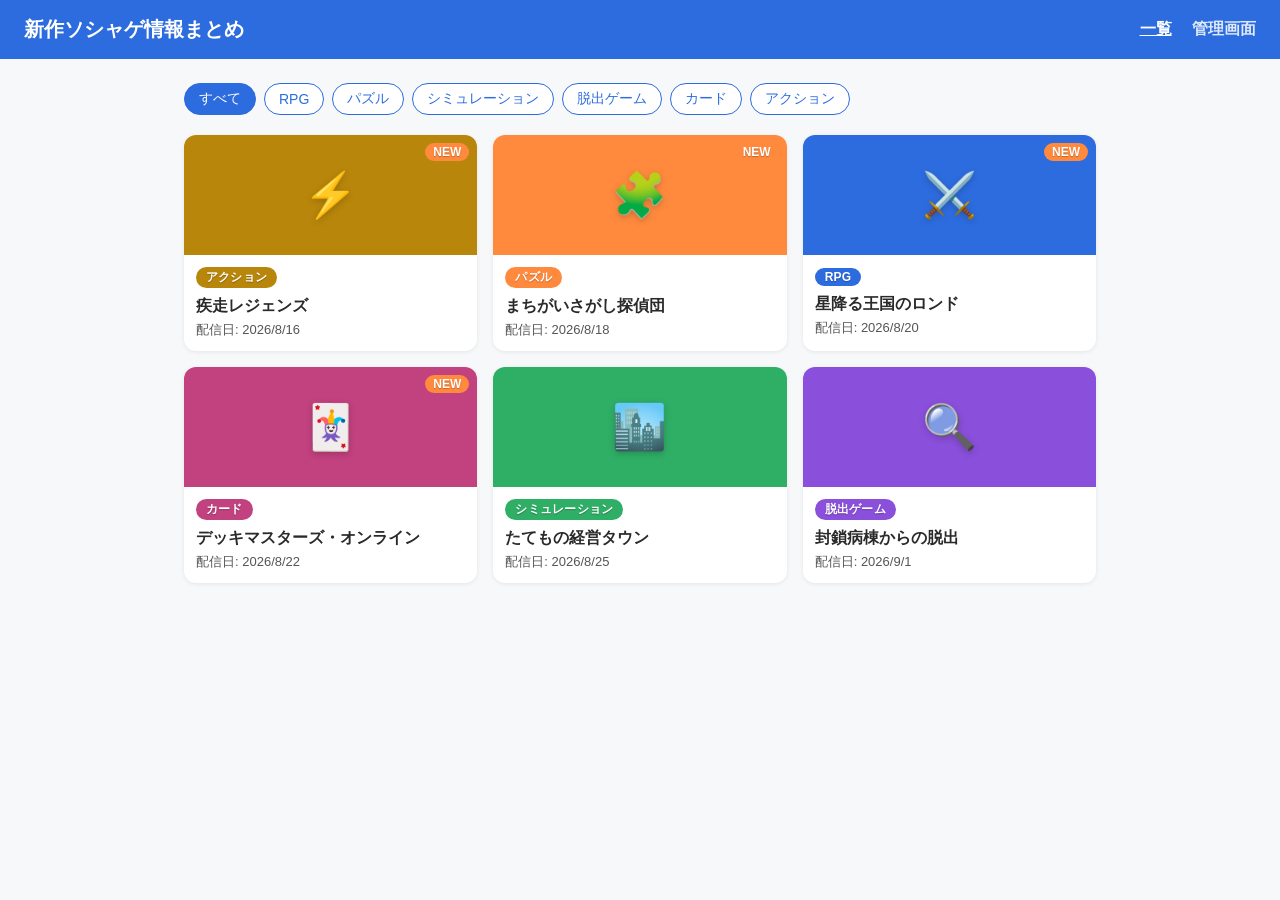
<file: app/index.html>
<!doctype html>
<html lang="ja">
<head>
<meta charset="UTF-8">
<meta name="viewport" content="width=device-width, initial-scale=1">
<title>新作ソシャゲ情報まとめ（MVP）</title>
<link rel="icon" href="data:image/svg+xml,<svg xmlns=%22http://www.w3.org/2000/svg%22 viewBox=%220 0 100 100%22><text y=%22.9em%22 font-size=%2290%22>🎮</text></svg>">
<link rel="stylesheet" href="css/style.css">
</head>
<body>
<header class="site-header">
  <h1>新作ソシャゲ情報まとめ</h1>
  <nav>
    <a href="index.html" class="active">一覧</a>
    <a href="admin.html">管理画面</a>
  </nav>
</header>

<main>
  <div id="genre-filter" class="filter-bar"></div>
  <div id="title-list" class="card-grid"></div>
</main>

<script src="js/seed-data.js"></script>
<script src="js/store.js"></script>
<script src="js/main.js"></script>
</body>
</html>
</file>
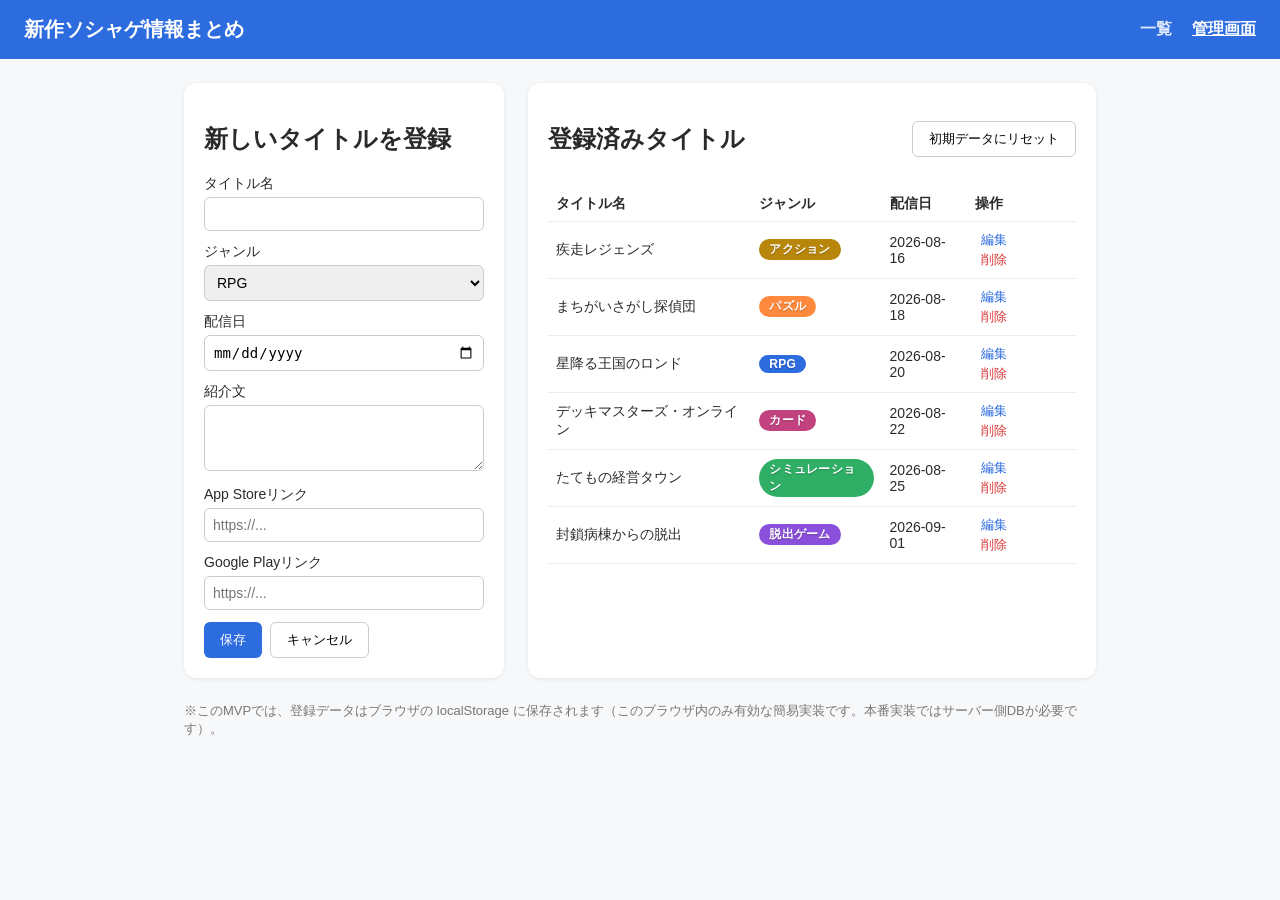
<file: app/admin.html>
<!doctype html>
<html lang="ja">
<head>
<meta charset="UTF-8">
<meta name="viewport" content="width=device-width, initial-scale=1">
<title>管理画面 - 新作ソシャゲ情報まとめ（MVP）</title>
<link rel="icon" href="data:image/svg+xml,<svg xmlns=%22http://www.w3.org/2000/svg%22 viewBox=%220 0 100 100%22><text y=%22.9em%22 font-size=%2290%22>🎮</text></svg>">
<link rel="stylesheet" href="css/style.css">
</head>
<body>
<header class="site-header">
  <h1>新作ソシャゲ情報まとめ</h1>
  <nav>
    <a href="index.html">一覧</a>
    <a href="admin.html" class="active">管理画面</a>
  </nav>
</header>

<main class="admin-page">
  <section class="admin-form">
    <h2 id="form-title">新しいタイトルを登録</h2>
    <form id="title-form">
      <input type="hidden" id="f-id">
      <label>タイトル名
        <input type="text" id="f-name" required>
      </label>
      <label>ジャンル
        <select id="f-genre"></select>
      </label>
      <label>配信日
        <input type="date" id="f-date" required>
      </label>
      <label>紹介文
        <textarea id="f-desc" rows="3"></textarea>
      </label>
      <label>App Storeリンク
        <input type="text" id="f-ios" placeholder="https://...">
      </label>
      <label>Google Playリンク
        <input type="text" id="f-android" placeholder="https://...">
      </label>
      <div class="form-actions">
        <button type="submit" class="primary-btn">保存</button>
        <button type="button" id="cancel-edit">キャンセル</button>
      </div>
    </form>
  </section>

  <section class="admin-list">
    <div class="admin-list-header">
      <h2>登録済みタイトル</h2>
      <button id="reset-seed" class="ghost-btn">初期データにリセット</button>
    </div>
    <table>
      <thead>
        <tr><th>タイトル名</th><th>ジャンル</th><th>配信日</th><th>操作</th></tr>
      </thead>
      <tbody id="title-table-body"></tbody>
    </table>
  </section>
</main>

<p class="mvp-note">
  ※このMVPでは、登録データはブラウザの localStorage に保存されます（このブラウザ内のみ有効な簡易実装です。本番実装ではサーバー側DBが必要です）。
</p>

<script src="js/seed-data.js"></script>
<script src="js/store.js"></script>
<script src="js/admin.js"></script>
</body>
</html>
</file>
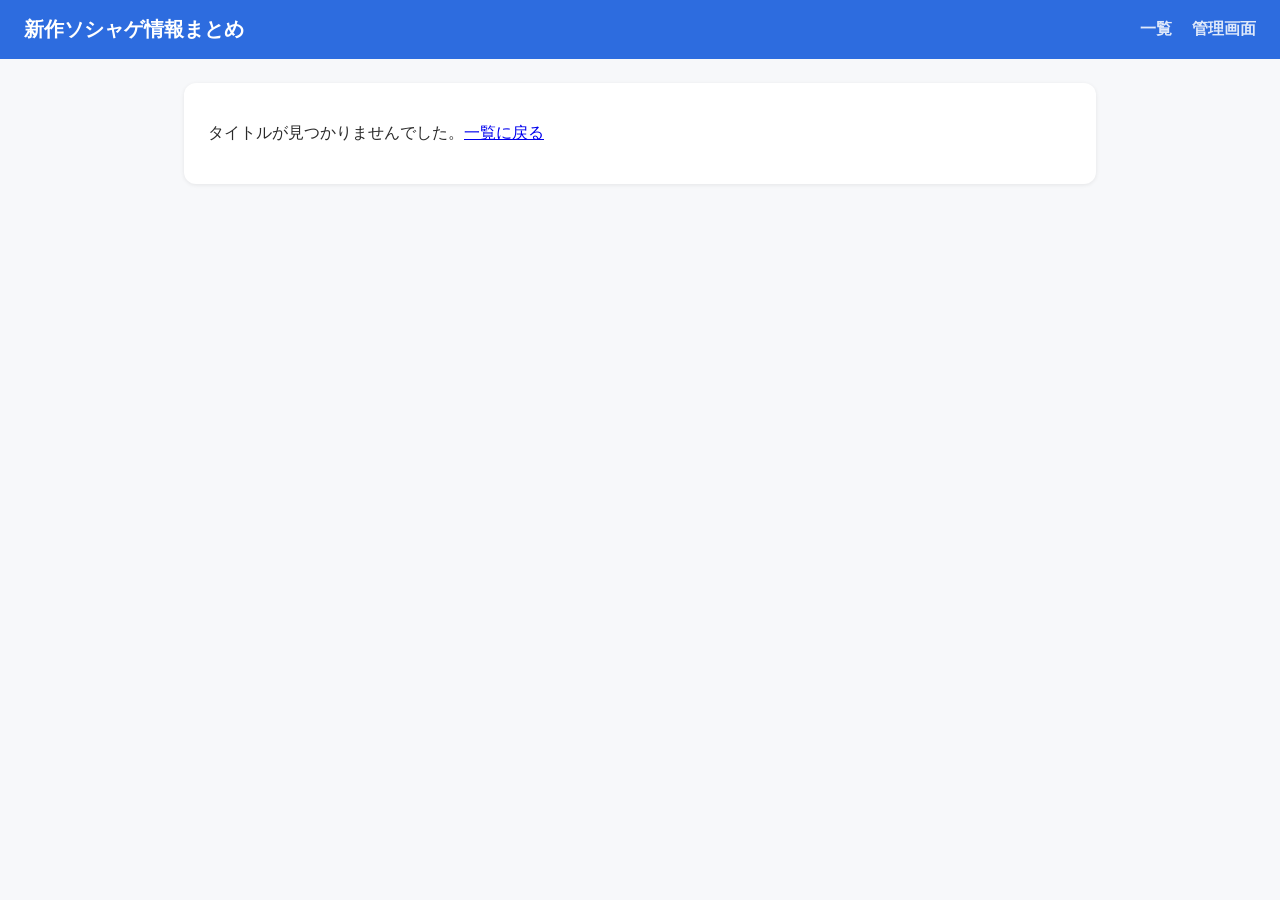
<file: app/detail.html>
<!doctype html>
<html lang="ja">
<head>
<meta charset="UTF-8">
<meta name="viewport" content="width=device-width, initial-scale=1">
<title>タイトル詳細 - 新作ソシャゲ情報まとめ（MVP）</title>
<link rel="icon" href="data:image/svg+xml,<svg xmlns=%22http://www.w3.org/2000/svg%22 viewBox=%220 0 100 100%22><text y=%22.9em%22 font-size=%2290%22>🎮</text></svg>">
<link rel="stylesheet" href="css/style.css">
</head>
<body>
<header class="site-header">
  <h1>新作ソシャゲ情報まとめ</h1>
  <nav>
    <a href="index.html">一覧</a>
    <a href="admin.html">管理画面</a>
  </nav>
</header>

<main>
  <div id="detail" class="detail-page"></div>
</main>

<script src="js/seed-data.js"></script>
<script src="js/store.js"></script>
<script src="js/detail.js"></script>
</body>
</html>
</file>
<file: app/css/style.css>
:root {
  --main-color: #2D6CDF;
  --accent-color: #FF8A3D;
  --bg-color: #F7F8FA;
  --text-color: #2A2A2A;
  --card-bg: #FFFFFF;
}

* { box-sizing: border-box; }

body {
  margin: 0;
  font-family: "Hiragino Sans", "Yu Gothic", "Helvetica Neue", Arial, sans-serif;
  background: var(--bg-color);
  color: var(--text-color);
}

.site-header {
  background: var(--main-color);
  color: #fff;
  padding: 16px 24px;
  display: flex;
  justify-content: space-between;
  align-items: center;
  flex-wrap: wrap;
}

.site-header h1 {
  font-size: 20px;
  margin: 0;
}

.site-header nav a {
  color: #fff;
  text-decoration: none;
  margin-left: 16px;
  font-weight: bold;
  opacity: 0.85;
}

.site-header nav a.active,
.site-header nav a:hover {
  opacity: 1;
  text-decoration: underline;
}

main {
  max-width: 960px;
  margin: 0 auto;
  padding: 24px;
}

.filter-bar {
  display: flex;
  flex-wrap: wrap;
  gap: 8px;
  margin-bottom: 20px;
}

.filter-btn {
  border: 1px solid var(--main-color);
  background: #fff;
  color: var(--main-color);
  border-radius: 999px;
  padding: 6px 14px;
  cursor: pointer;
  font-size: 14px;
}

.filter-btn.active {
  background: var(--main-color);
  color: #fff;
}

.card-grid {
  display: grid;
  grid-template-columns: repeat(auto-fill, minmax(220px, 1fr));
  gap: 16px;
}

.card {
  display: block;
  background: var(--card-bg);
  border-radius: 12px;
  overflow: hidden;
  text-decoration: none;
  color: var(--text-color);
  box-shadow: 0 1px 4px rgba(0, 0, 0, 0.08);
  transition: transform 0.15s ease, box-shadow 0.15s ease;
}

.card:hover {
  transform: translateY(-4px);
  box-shadow: 0 10px 24px rgba(0, 0, 0, 0.14);
}

.card:hover .thumb-icon {
  transform: scale(1.15);
}

.card-thumb {
  height: 120px;
  position: relative;
  display: flex;
  align-items: center;
  justify-content: center;
  overflow: hidden;
}

.thumb-icon {
  font-size: 44px;
  line-height: 1;
  transition: transform 0.15s ease;
  filter: drop-shadow(0 2px 3px rgba(0, 0, 0, 0.2));
}

.badge-new {
  position: absolute;
  top: 8px;
  right: 8px;
  background: var(--accent-color);
  color: #fff;
  font-size: 12px;
  font-weight: 700;
  padding: 2px 8px;
  border-radius: 999px;
  text-shadow: 0 1px 1px rgba(0, 0, 0, 0.25);
}

.card-body {
  padding: 12px;
}

.card-body h3 {
  font-size: 16px;
  margin: 8px 0 4px;
}

.genre-tag {
  display: inline-block;
  color: #fff;
  font-size: 12px;
  font-weight: 700;
  letter-spacing: 0.02em;
  text-shadow: 0 1px 1px rgba(0, 0, 0, 0.25);
  padding: 2px 10px;
  border-radius: 999px;
}

.release-date {
  font-size: 13px;
  color: #555;
  margin: 0;
}

.empty {
  color: #777;
}

/* 詳細ページ */
.detail-page {
  background: var(--card-bg);
  border-radius: 12px;
  padding: 24px;
  box-shadow: 0 1px 4px rgba(0, 0, 0, 0.08);
}

.back-link {
  display: inline-block;
  margin-bottom: 16px;
  color: var(--main-color);
  text-decoration: none;
}

.detail-thumb {
  height: 180px;
  border-radius: 8px;
  margin-bottom: 12px;
  display: flex;
  align-items: center;
  justify-content: center;
}

.detail-thumb .thumb-icon {
  font-size: 72px;
  filter: drop-shadow(0 3px 4px rgba(0, 0, 0, 0.2));
}

.detail-page h1 {
  margin: 8px 0;
}

.description {
  line-height: 1.7;
}

.store-links {
  margin-top: 20px;
  display: flex;
  gap: 12px;
}

.store-btn {
  background: var(--main-color);
  color: #fff;
  text-decoration: none;
  padding: 10px 18px;
  border-radius: 8px;
  font-weight: bold;
  transition: filter 0.15s ease;
}

.store-btn:hover {
  filter: brightness(1.1);
}

/* 管理画面 */
.admin-page {
  display: grid;
  grid-template-columns: 320px 1fr;
  gap: 24px;
}

@media (max-width: 800px) {
  .admin-page {
    grid-template-columns: 1fr;
  }
}

.admin-form, .admin-list {
  background: var(--card-bg);
  border-radius: 12px;
  padding: 20px;
  box-shadow: 0 1px 4px rgba(0, 0, 0, 0.08);
}

.admin-form label {
  display: block;
  margin-bottom: 12px;
  font-size: 14px;
}

.admin-form input,
.admin-form select,
.admin-form textarea {
  width: 100%;
  padding: 8px;
  margin-top: 4px;
  border: 1px solid #ccc;
  border-radius: 6px;
  font-size: 14px;
}

.form-actions {
  display: flex;
  gap: 8px;
}

.primary-btn {
  background: var(--main-color);
  color: #fff;
  border: none;
  padding: 8px 16px;
  border-radius: 6px;
  cursor: pointer;
}

.ghost-btn, #cancel-edit {
  background: #fff;
  border: 1px solid #ccc;
  padding: 8px 16px;
  border-radius: 6px;
  cursor: pointer;
}

.admin-list-header {
  display: flex;
  justify-content: space-between;
  align-items: center;
}

table {
  width: 100%;
  border-collapse: collapse;
  margin-top: 12px;
}

th, td {
  text-align: left;
  padding: 8px;
  border-bottom: 1px solid #eee;
  font-size: 14px;
}

.edit-btn, .delete-btn {
  border: none;
  background: none;
  color: var(--main-color);
  cursor: pointer;
  font-size: 13px;
  margin-right: 8px;
}

.delete-btn {
  color: #d33;
}

.mvp-note {
  max-width: 960px;
  margin: 0 auto 24px;
  padding: 0 24px;
  font-size: 13px;
  color: #777;
}
</file>
